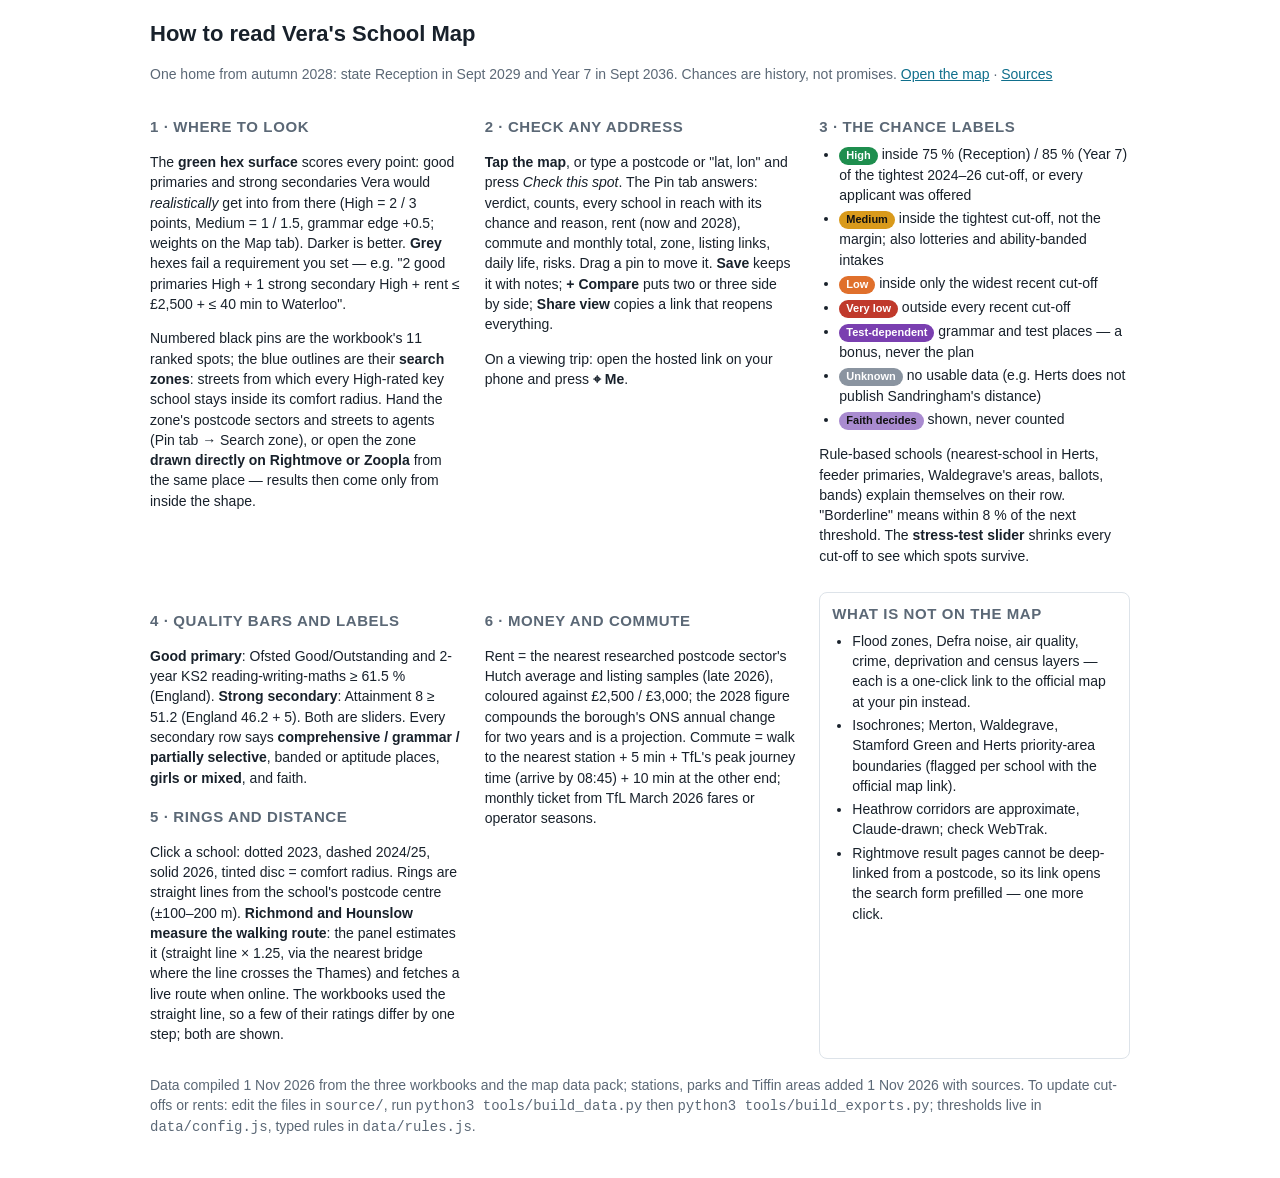
<file: guide.html>
<!doctype html>
<html lang="en-GB">
<head>
<meta charset="utf-8">
<meta name="viewport" content="width=device-width, initial-scale=1">
<title>How to read this map — Vera's School Map</title>
<style>
  :root { --ink: #18212b; --muted: #5b6876; --line: #dde3e9; --accent: #0f6f8c; --bg: #fff; }
  @media (prefers-color-scheme: dark) { :root { --ink: #e8edf2; --muted: #a6b2bf; --line: #2a3745; --accent: #4fb3cf; --bg: #121a22; } }
  body { font: 14px/1.45 -apple-system, "IBM Plex Sans", "Segoe UI", sans-serif; color: var(--ink); background: var(--bg); margin: 0; padding: 18px max(16px, env(safe-area-inset-right)) 28px max(16px, env(safe-area-inset-left)); }
  main { max-width: 980px; margin: 0 auto; }
  h1 { font-size: 22px; margin: 0 0 4px; } h2 { font-size: 15px; margin: 18px 0 6px; text-transform: uppercase; letter-spacing: .04em; color: var(--muted); }
  .grid { display: grid; grid-template-columns: repeat(auto-fit, minmax(290px, 1fr)); gap: 12px 24px; }
  .chip { display: inline-block; padding: 1px 7px; border-radius: 10px; font-size: 11px; font-weight: 600; color: #fff; }
  ol, ul { padding-left: 20px; margin: 4px 0; } li { margin: 3px 0; }
  .muted { color: var(--muted); } a { color: var(--accent); }
  .box { border: 1px solid var(--line); border-radius: 8px; padding: 10px 12px; }
  @media print { body { padding: 0; } }
</style>
</head>
<body><main>
<h1>How to read Vera's School Map</h1>
<p class="muted">One home from autumn 2028: state Reception in Sept 2029 and Year 7 in Sept 2036. Chances are history, not promises. <a href="index.html">Open the map</a> · <a href="sources.html">Sources</a></p>

<div class="grid">
  <div>
    <h2>1 · Where to look</h2>
    <p>The <b>green hex surface</b> scores every point: good primaries and strong secondaries Vera would <i>realistically</i> get into from there (High = 2 / 3 points, Medium = 1 / 1.5, grammar edge +0.5; weights on the Map tab). Darker is better. <b>Grey</b> hexes fail a requirement you set — e.g. "2 good primaries High + 1 strong secondary High + rent ≤ £2,500 + ≤ 40 min to Waterloo".</p>
    <p>Numbered black pins are the workbook's 11 ranked spots; the blue outlines are their <b>search zones</b>: streets from which every High-rated key school stays inside its comfort radius. Hand the zone's postcode sectors and streets to agents (Pin tab → Search zone), or open the zone <b>drawn directly on Rightmove or Zoopla</b> from the same place — results then come only from inside the shape.</p>
  </div>
  <div>
    <h2>2 · Check any address</h2>
    <p><b>Tap the map</b>, or type a postcode or "lat, lon" and press <i>Check this spot</i>. The Pin tab answers: verdict, counts, every school in reach with its chance and reason, rent (now and 2028), commute and monthly total, zone, listing links, daily life, risks. Drag a pin to move it. <b>Save</b> keeps it with notes; <b>+ Compare</b> puts two or three side by side; <b>Share view</b> copies a link that reopens everything.</p>
    <p>On a viewing trip: open the hosted link on your phone and press <b>⌖ Me</b>.</p>
  </div>
  <div>
    <h2>3 · The chance labels</h2>
    <ul>
      <li><span class="chip" style="background:#1e8e4e">High</span> inside 75 % (Reception) / 85 % (Year 7) of the tightest 2024–26 cut-off, or every applicant was offered</li>
      <li><span class="chip" style="background:#d99a1b;color:#111">Medium</span> inside the tightest cut-off, not the margin; also lotteries and ability-banded intakes</li>
      <li><span class="chip" style="background:#e0702c">Low</span> inside only the widest recent cut-off</li>
      <li><span class="chip" style="background:#c0392b">Very low</span> outside every recent cut-off</li>
      <li><span class="chip" style="background:#7a3fb0">Test-dependent</span> grammar and test places — a bonus, never the plan</li>
      <li><span class="chip" style="background:#8a94a0">Unknown</span> no usable data (e.g. Herts does not publish Sandringham's distance)</li>
      <li><span class="chip" style="background:#a98bd0;color:#111">Faith decides</span> shown, never counted</li>
    </ul>
    <p>Rule-based schools (nearest-school in Herts, feeder primaries, Waldegrave's areas, ballots, bands) explain themselves on their row. "Borderline" means within 8 % of the next threshold. The <b>stress-test slider</b> shrinks every cut-off to see which spots survive.</p>
  </div>
  <div>
    <h2>4 · Quality bars and labels</h2>
    <p><b>Good primary</b>: Ofsted Good/Outstanding and 2-year KS2 reading-writing-maths ≥ 61.5 % (England). <b>Strong secondary</b>: Attainment 8 ≥ 51.2 (England 46.2 + 5). Both are sliders. Every secondary row says <b>comprehensive / grammar / partially selective</b>, banded or aptitude places, <b>girls or mixed</b>, and faith.</p>
    <h2>5 · Rings and distance</h2>
    <p>Click a school: dotted 2023, dashed 2024/25, solid 2026, tinted disc = comfort radius. Rings are straight lines from the school's postcode centre (±100–200 m). <b>Richmond and Hounslow measure the walking route</b>: the panel estimates it (straight line × 1.25, via the nearest bridge where the line crosses the Thames) and fetches a live route when online. The workbooks used the straight line, so a few of their ratings differ by one step; both are shown.</p>
  </div>
  <div>
    <h2>6 · Money and commute</h2>
    <p>Rent = the nearest researched postcode sector's Hutch average and listing samples (late 2026), coloured against £2,500 / £3,000; the 2028 figure compounds the borough's ONS annual change for two years and is a projection. Commute = walk to the nearest station + 5 min + TfL's peak journey time (arrive by 08:45) + 10 min at the other end; monthly ticket from TfL March 2026 fares or operator seasons.</p>
  </div>
  <div class="box">
    <h2 style="margin-top:0">What is not on the map</h2>
    <ul>
      <li>Flood zones, Defra noise, air quality, crime, deprivation and census layers — each is a one-click link to the official map at your pin instead.</li>
      <li>Isochrones; Merton, Waldegrave, Stamford Green and Herts priority-area boundaries (flagged per school with the official map link).</li>
      <li>Heathrow corridors are approximate, Claude-drawn; check WebTrak.</li>
      <li>Rightmove result pages cannot be deep-linked from a postcode, so its link opens the search form prefilled — one more click.</li>
    </ul>
  </div>
</div>
<p class="muted" style="margin-top:16px">Data compiled 1 Nov 2026 from the three workbooks and the map data pack; stations, parks and Tiffin areas added 1 Nov 2026 with sources. To update cut-offs or rents: edit the files in <code>source/</code>, run <code>python3 tools/build_data.py</code> then <code>python3 tools/build_exports.py</code>; thresholds live in <code>data/config.js</code>, typed rules in <code>data/rules.js</code>.</p>
</main></body>
</html>
</file>
